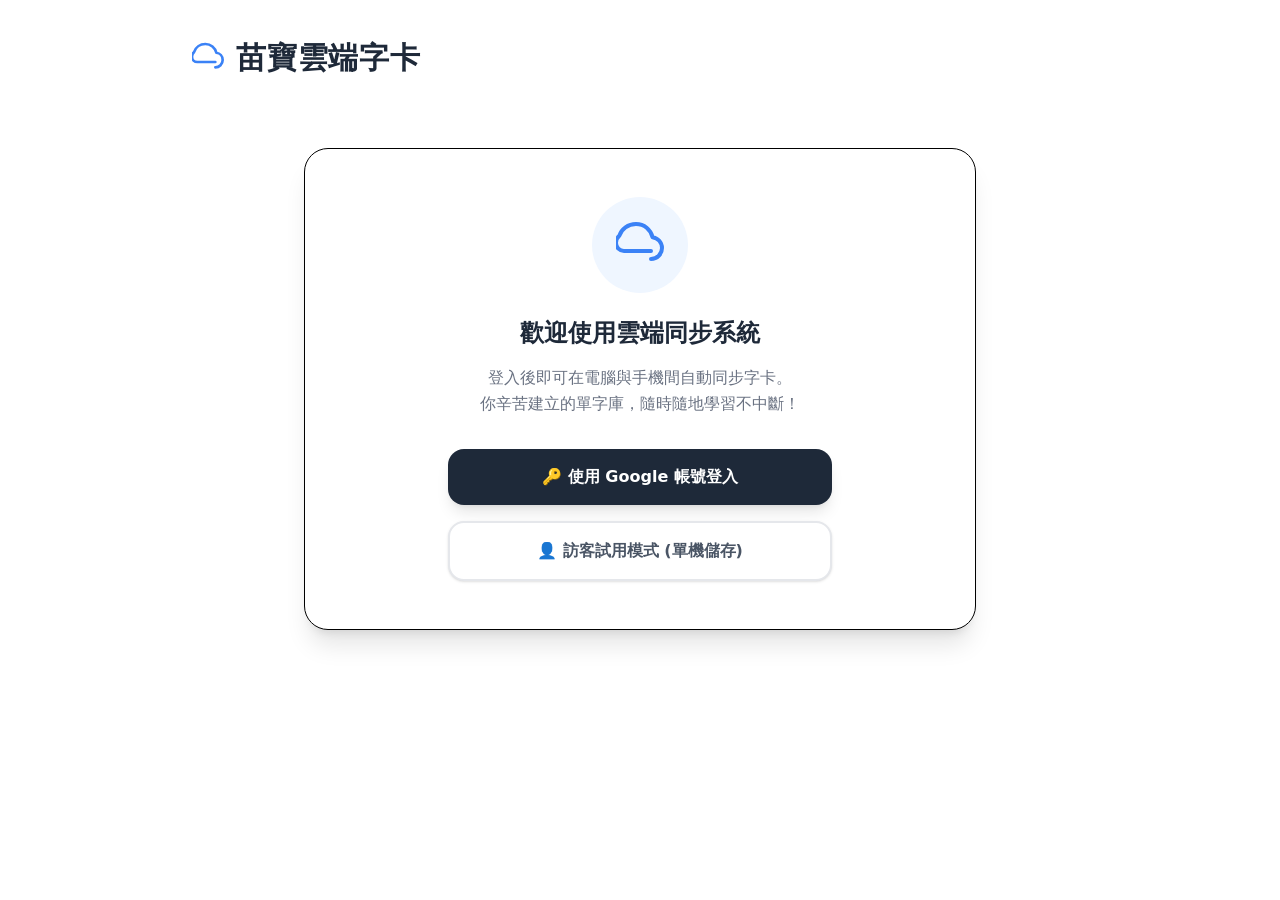
<file: index.html>
<!doctype html>
<html lang="en">
  <head>
    <meta charset="UTF-8" />
    <link rel="icon" type="image/svg+xml" href="/favicon.svg" />
    <meta name="viewport" content="width=device-width, initial-scale=1.0" />
    <title>miaocard-app</title>
    <script type="module" crossorigin src="/assets/index-8UTn0zoN.js"></script>
    <link rel="stylesheet" crossorigin href="/assets/index-CgueCnKi.css">
  </head>
  <body>
    <div id="root"></div>
  </body>
</html>
</file>
<file: assets/index-CgueCnKi.css>
/*! tailwindcss v4.3.1 | MIT License | https://tailwindcss.com */
@layer properties{@supports (((-webkit-hyphens:none)) and (not (margin-trim:inline))) or ((-moz-orient:inline) and (not (color:rgb(from red r g b)))){*,:before,:after,::backdrop{--tw-translate-x:0;--tw-translate-y:0;--tw-translate-z:0;--tw-scale-x:1;--tw-scale-y:1;--tw-scale-z:1;--tw-rotate-x:initial;--tw-rotate-y:initial;--tw-rotate-z:initial;--tw-skew-x:initial;--tw-skew-y:initial;--tw-space-y-reverse:0;--tw-border-style:solid;--tw-leading:initial;--tw-font-weight:initial;--tw-tracking:initial;--tw-shadow:0 0 #0000;--tw-shadow-color:initial;--tw-shadow-alpha:100%;--tw-inset-shadow:0 0 #0000;--tw-inset-shadow-color:initial;--tw-inset-shadow-alpha:100%;--tw-ring-color:initial;--tw-ring-shadow:0 0 #0000;--tw-inset-ring-color:initial;--tw-inset-ring-shadow:0 0 #0000;--tw-ring-inset:initial;--tw-ring-offset-width:0px;--tw-ring-offset-color:#fff;--tw-ring-offset-shadow:0 0 #0000;--tw-blur:initial;--tw-brightness:initial;--tw-contrast:initial;--tw-grayscale:initial;--tw-hue-rotate:initial;--tw-invert:initial;--tw-opacity:initial;--tw-saturate:initial;--tw-sepia:initial;--tw-drop-shadow:initial;--tw-drop-shadow-color:initial;--tw-drop-shadow-alpha:100%;--tw-drop-shadow-size:initial;--tw-backdrop-blur:initial;--tw-backdrop-brightness:initial;--tw-backdrop-contrast:initial;--tw-backdrop-grayscale:initial;--tw-backdrop-hue-rotate:initial;--tw-backdrop-invert:initial;--tw-backdrop-opacity:initial;--tw-backdrop-saturate:initial;--tw-backdrop-sepia:initial;--tw-duration:initial}}}@layer theme{:root,:host{--font-sans:ui-sans-serif, system-ui, sans-serif, "Apple Color Emoji", "Segoe UI Emoji", "Segoe UI Symbol", "Noto Color Emoji";--font-mono:ui-monospace, SFMono-Regular, Menlo, Monaco, Consolas, "Liberation Mono", "Courier New", monospace;--color-red-50:oklch(97.1% .013 17.38);--color-red-100:oklch(93.6% .032 17.717);--color-red-200:oklch(88.5% .062 18.334);--color-red-500:oklch(63.7% .237 25.331);--color-red-600:oklch(57.7% .245 27.325);--color-red-700:oklch(50.5% .213 27.518);--color-yellow-50:oklch(98.7% .026 102.212);--color-yellow-100:oklch(97.3% .071 103.193);--color-yellow-200:oklch(94.5% .129 101.54);--color-yellow-300:oklch(90.5% .182 98.111);--color-yellow-400:oklch(85.2% .199 91.936);--color-yellow-600:oklch(68.1% .162 75.834);--color-yellow-700:oklch(55.4% .135 66.442);--color-green-50:oklch(98.2% .018 155.826);--color-green-100:oklch(96.2% .044 156.743);--color-green-200:oklch(92.5% .084 155.995);--color-green-600:oklch(62.7% .194 149.214);--color-green-700:oklch(52.7% .154 150.069);--color-emerald-50:oklch(97.9% .021 166.113);--color-emerald-100:oklch(95% .052 163.051);--color-emerald-500:oklch(69.6% .17 162.48);--color-emerald-600:oklch(59.6% .145 163.225);--color-blue-50:oklch(97% .014 254.604);--color-blue-100:oklch(93.2% .032 255.585);--color-blue-200:oklch(88.2% .059 254.128);--color-blue-300:oklch(80.9% .105 251.813);--color-blue-400:oklch(70.7% .165 254.624);--color-blue-500:oklch(62.3% .214 259.815);--color-blue-600:oklch(54.6% .245 262.881);--color-indigo-500:oklch(58.5% .233 277.117);--color-purple-50:oklch(97.7% .014 308.299);--color-purple-100:oklch(94.6% .033 307.174);--color-purple-600:oklch(55.8% .288 302.321);--color-slate-900:oklch(20.8% .042 265.755);--color-gray-50:oklch(98.5% .002 247.839);--color-gray-100:oklch(96.7% .003 264.542);--color-gray-200:oklch(92.8% .006 264.531);--color-gray-300:oklch(87.2% .01 258.338);--color-gray-400:oklch(70.7% .022 261.325);--color-gray-500:oklch(55.1% .027 264.364);--color-gray-600:oklch(44.6% .03 256.802);--color-gray-700:oklch(37.3% .034 259.733);--color-gray-800:oklch(27.8% .033 256.848);--color-black:#000;--color-white:#fff;--spacing:.25rem;--container-sm:24rem;--container-md:28rem;--container-2xl:42rem;--container-4xl:56rem;--text-xs:.75rem;--text-xs--line-height:calc(1 / .75);--text-sm:.875rem;--text-sm--line-height:calc(1.25 / .875);--text-base:1rem;--text-base--line-height:calc(1.5 / 1);--text-lg:1.125rem;--text-lg--line-height:calc(1.75 / 1.125);--text-xl:1.25rem;--text-xl--line-height:calc(1.75 / 1.25);--text-2xl:1.5rem;--text-2xl--line-height:calc(2 / 1.5);--text-3xl:1.875rem;--text-3xl--line-height:calc(2.25 / 1.875);--text-5xl:3rem;--text-5xl--line-height:1;--font-weight-normal:400;--font-weight-medium:500;--font-weight-bold:700;--font-weight-black:900;--tracking-wide:.025em;--tracking-wider:.05em;--tracking-widest:.1em;--leading-relaxed:1.625;--radius-lg:.5rem;--radius-xl:.75rem;--radius-2xl:1rem;--radius-3xl:1.5rem;--drop-shadow-sm:0 1px 2px #00000026;--animate-pulse:pulse 2s cubic-bezier(.4, 0, .6, 1) infinite;--blur-sm:8px;--default-transition-duration:.15s;--default-transition-timing-function:cubic-bezier(.4, 0, .2, 1);--default-font-family:var(--font-sans);--default-mono-font-family:var(--font-mono)}}@layer base{*,:after,:before,::backdrop{box-sizing:border-box;border:0 solid;margin:0;padding:0}::file-selector-button{box-sizing:border-box;border:0 solid;margin:0;padding:0}html,:host{-webkit-text-size-adjust:100%;tab-size:4;line-height:1.5;font-family:var(--default-font-family,ui-sans-serif, system-ui, sans-serif, "Apple Color Emoji", "Segoe UI Emoji", "Segoe UI Symbol", "Noto Color Emoji");font-feature-settings:var(--default-font-feature-settings,normal);font-variation-settings:var(--default-font-variation-settings,normal);-webkit-tap-highlight-color:transparent}hr{height:0;color:inherit;border-top-width:1px}abbr:where([title]){-webkit-text-decoration:underline dotted;text-decoration:underline dotted}h1,h2,h3,h4,h5,h6{font-size:inherit;font-weight:inherit}a{color:inherit;-webkit-text-decoration:inherit;-webkit-text-decoration:inherit;-webkit-text-decoration:inherit;-webkit-text-decoration:inherit;text-decoration:inherit}b,strong{font-weight:bolder}code,kbd,samp,pre{font-family:var(--default-mono-font-family,ui-monospace, SFMono-Regular, Menlo, Monaco, Consolas, "Liberation Mono", "Courier New", monospace);font-feature-settings:var(--default-mono-font-feature-settings,normal);font-variation-settings:var(--default-mono-font-variation-settings,normal);font-size:1em}small{font-size:80%}sub,sup{vertical-align:baseline;font-size:75%;line-height:0;position:relative}sub{bottom:-.25em}sup{top:-.5em}table{text-indent:0;border-color:inherit;border-collapse:collapse}:-moz-focusring{outline:auto}progress{vertical-align:baseline}summary{display:list-item}ol,ul,menu{list-style:none}img,svg,video,canvas,audio,iframe,embed,object{vertical-align:middle;display:block}img,video{max-width:100%;height:auto}button,input,select,optgroup,textarea{font:inherit;font-feature-settings:inherit;font-variation-settings:inherit;letter-spacing:inherit;color:inherit;opacity:1;background-color:#0000;border-radius:0}::file-selector-button{font:inherit;font-feature-settings:inherit;font-variation-settings:inherit;letter-spacing:inherit;color:inherit;opacity:1;background-color:#0000;border-radius:0}:where(select:is([multiple],[size])) optgroup{font-weight:bolder}:where(select:is([multiple],[size])) optgroup option{padding-inline-start:20px}::file-selector-button{margin-inline-end:4px}::placeholder{opacity:1}@supports (not ((-webkit-appearance:-apple-pay-button))) or (contain-intrinsic-size:1px){::placeholder{color:currentColor}@supports (color:color-mix(in lab, red, red)){::placeholder{color:color-mix(in oklab, currentcolor 50%, transparent)}}}textarea{resize:vertical}::-webkit-search-decoration{-webkit-appearance:none}::-webkit-date-and-time-value{min-height:1lh;text-align:inherit}::-webkit-datetime-edit{display:inline-flex}::-webkit-datetime-edit-fields-wrapper{padding:0}::-webkit-datetime-edit{padding-block:0}::-webkit-datetime-edit-year-field{padding-block:0}::-webkit-datetime-edit-month-field{padding-block:0}::-webkit-datetime-edit-day-field{padding-block:0}::-webkit-datetime-edit-hour-field{padding-block:0}::-webkit-datetime-edit-minute-field{padding-block:0}::-webkit-datetime-edit-second-field{padding-block:0}::-webkit-datetime-edit-millisecond-field{padding-block:0}::-webkit-datetime-edit-meridiem-field{padding-block:0}::-webkit-calendar-picker-indicator{line-height:1}:-moz-ui-invalid{box-shadow:none}button,input:where([type=button],[type=reset],[type=submit]){appearance:button}::file-selector-button{appearance:button}::-webkit-inner-spin-button{height:auto}::-webkit-outer-spin-button{height:auto}[hidden]:where(:not([hidden=until-found])){display:none!important}}@layer components;@layer utilities{.absolute{position:absolute}.fixed{position:fixed}.relative{position:relative}.inset-0{inset:0}.inset-\[-10px\]{inset:-10px}.top-4{top:calc(var(--spacing) * 4)}.top-5{top:calc(var(--spacing) * 5)}.top-6{top:calc(var(--spacing) * 6)}.right-5{right:calc(var(--spacing) * 5)}.right-6{right:calc(var(--spacing) * 6)}.bottom-5{bottom:calc(var(--spacing) * 5)}.left-1\/2{left:50%}.left-5{left:calc(var(--spacing) * 5)}.z-10{z-index:10}.z-50{z-index:50}.mx-1{margin-inline:var(--spacing)}.mx-2{margin-inline:calc(var(--spacing) * 2)}.mx-auto{margin-inline:auto}.mt-1{margin-top:var(--spacing)}.mt-2{margin-top:calc(var(--spacing) * 2)}.mt-5{margin-top:calc(var(--spacing) * 5)}.mt-10{margin-top:calc(var(--spacing) * 10)}.mr-1{margin-right:var(--spacing)}.mr-2{margin-right:calc(var(--spacing) * 2)}.mr-3{margin-right:calc(var(--spacing) * 3)}.mb-3{margin-bottom:calc(var(--spacing) * 3)}.mb-4{margin-bottom:calc(var(--spacing) * 4)}.mb-5{margin-bottom:calc(var(--spacing) * 5)}.mb-6{margin-bottom:calc(var(--spacing) * 6)}.mb-8{margin-bottom:calc(var(--spacing) * 8)}.ml-2{margin-left:calc(var(--spacing) * 2)}.ml-3{margin-left:calc(var(--spacing) * 3)}.block{display:block}.flex{display:flex}.grid{display:grid}.hidden{display:none}.aspect-\[4\/3\]{aspect-ratio:4/3}.h-3{height:calc(var(--spacing) * 3)}.h-4{height:calc(var(--spacing) * 4)}.h-5{height:calc(var(--spacing) * 5)}.h-6{height:calc(var(--spacing) * 6)}.h-7{height:calc(var(--spacing) * 7)}.h-8{height:calc(var(--spacing) * 8)}.h-9{height:calc(var(--spacing) * 9)}.h-10{height:calc(var(--spacing) * 10)}.h-12{height:calc(var(--spacing) * 12)}.h-16{height:calc(var(--spacing) * 16)}.h-20{height:calc(var(--spacing) * 20)}.h-24{height:calc(var(--spacing) * 24)}.h-\[38px\]{height:38px}.h-full{height:100%}.h-px{height:1px}.max-h-\[50vh\]{max-height:50vh}.min-h-screen{min-height:100vh}.w-3{width:calc(var(--spacing) * 3)}.w-4{width:calc(var(--spacing) * 4)}.w-5{width:calc(var(--spacing) * 5)}.w-6{width:calc(var(--spacing) * 6)}.w-7{width:calc(var(--spacing) * 7)}.w-8{width:calc(var(--spacing) * 8)}.w-9{width:calc(var(--spacing) * 9)}.w-10{width:calc(var(--spacing) * 10)}.w-12{width:calc(var(--spacing) * 12)}.w-16{width:calc(var(--spacing) * 16)}.w-20{width:calc(var(--spacing) * 20)}.w-24{width:calc(var(--spacing) * 24)}.w-28{width:calc(var(--spacing) * 28)}.w-full{width:100%}.w-px{width:1px}.max-w-2xl{max-width:var(--container-2xl)}.max-w-4xl{max-width:var(--container-4xl)}.max-w-\[150px\]{max-width:150px}.max-w-md{max-width:var(--container-md)}.max-w-sm{max-width:var(--container-sm)}.flex-1{flex:1}.flex-shrink-0,.shrink-0{flex-shrink:0}.-translate-x-1\/2{--tw-translate-x:calc(calc(1 / 2 * 100%) * -1);translate:var(--tw-translate-x) var(--tw-translate-y)}.scale-105{--tw-scale-x:105%;--tw-scale-y:105%;--tw-scale-z:105%;scale:var(--tw-scale-x) var(--tw-scale-y)}.transform{transform:var(--tw-rotate-x,) var(--tw-rotate-y,) var(--tw-rotate-z,) var(--tw-skew-x,) var(--tw-skew-y,)}.animate-\[fadeIn_0\.2s\]{animation:.2s fadeIn}.animate-pulse{animation:var(--animate-pulse)}.cursor-pointer{cursor:pointer}.resize-none{resize:none}.grid-cols-3{grid-template-columns:repeat(3,minmax(0,1fr))}.flex-col{flex-direction:column}.flex-nowrap{flex-wrap:nowrap}.flex-wrap{flex-wrap:wrap}.items-center{align-items:center}.items-start{align-items:flex-start}.justify-between{justify-content:space-between}.justify-center{justify-content:center}.justify-end{justify-content:flex-end}.gap-1{gap:var(--spacing)}.gap-2{gap:calc(var(--spacing) * 2)}.gap-3{gap:calc(var(--spacing) * 3)}.gap-4{gap:calc(var(--spacing) * 4)}.gap-6{gap:calc(var(--spacing) * 6)}:where(.space-y-3>:not(:last-child)){--tw-space-y-reverse:0;margin-block-start:calc(calc(var(--spacing) * 3) * var(--tw-space-y-reverse));margin-block-end:calc(calc(var(--spacing) * 3) * calc(1 - var(--tw-space-y-reverse)))}:where(.space-y-8>:not(:last-child)){--tw-space-y-reverse:0;margin-block-start:calc(calc(var(--spacing) * 8) * var(--tw-space-y-reverse));margin-block-end:calc(calc(var(--spacing) * 8) * calc(1 - var(--tw-space-y-reverse)))}.truncate{text-overflow:ellipsis;white-space:nowrap;overflow:hidden}.overflow-hidden{overflow:hidden}.overflow-x-auto{overflow-x:auto}.overflow-y-auto{overflow-y:auto}.rounded{border-radius:.25rem}.rounded-2xl{border-radius:var(--radius-2xl)}.rounded-3xl{border-radius:var(--radius-3xl)}.rounded-full{border-radius:3.40282e38px}.rounded-lg{border-radius:var(--radius-lg)}.rounded-xl{border-radius:var(--radius-xl)}.border{border-style:var(--tw-border-style);border-width:1px}.border-2{border-style:var(--tw-border-style);border-width:2px}.border-t{border-top-style:var(--tw-border-style);border-top-width:1px}.border-t-\[6px\]{border-top-style:var(--tw-border-style);border-top-width:6px}.border-dashed{--tw-border-style:dashed;border-style:dashed}.border-blue-200{border-color:var(--color-blue-200)}.border-blue-300{border-color:var(--color-blue-300)}.border-blue-400{border-color:var(--color-blue-400)}.border-current{border-color:currentColor}.border-emerald-100{border-color:var(--color-emerald-100)}.border-gray-100{border-color:var(--color-gray-100)}.border-gray-200{border-color:var(--color-gray-200)}.border-gray-300{border-color:var(--color-gray-300)}.border-gray-400{border-color:var(--color-gray-400)}.border-green-200{border-color:var(--color-green-200)}.border-purple-100{border-color:var(--color-purple-100)}.border-red-200{border-color:var(--color-red-200)}.border-transparent{border-color:#0000}.border-yellow-200{border-color:var(--color-yellow-200)}.border-yellow-300{border-color:var(--color-yellow-300)}.bg-blue-50{background-color:var(--color-blue-50)}.bg-emerald-50{background-color:var(--color-emerald-50)}.bg-emerald-100{background-color:var(--color-emerald-100)}.bg-emerald-100\/50{background-color:#d0fae580}@supports (color:color-mix(in lab, red, red)){.bg-emerald-100\/50{background-color:color-mix(in oklab, var(--color-emerald-100) 50%, transparent)}}.bg-gray-50{background-color:var(--color-gray-50)}.bg-gray-100{background-color:var(--color-gray-100)}.bg-gray-100\/50{background-color:#f3f4f680}@supports (color:color-mix(in lab, red, red)){.bg-gray-100\/50{background-color:color-mix(in oklab, var(--color-gray-100) 50%, transparent)}}.bg-gray-200{background-color:var(--color-gray-200)}.bg-gray-300{background-color:var(--color-gray-300)}.bg-gray-800{background-color:var(--color-gray-800)}.bg-green-50{background-color:var(--color-green-50)}.bg-purple-50{background-color:var(--color-purple-50)}.bg-red-50{background-color:var(--color-red-50)}.bg-red-500{background-color:var(--color-red-500)}.bg-slate-900\/60{background-color:#0f172b99}@supports (color:color-mix(in lab, red, red)){.bg-slate-900\/60{background-color:color-mix(in oklab, var(--color-slate-900) 60%, transparent)}}.bg-white{background-color:var(--color-white)}.bg-yellow-50{background-color:var(--color-yellow-50)}.p-0\.5{padding:calc(var(--spacing) * .5)}.p-1{padding:var(--spacing)}.p-1\.5{padding:calc(var(--spacing) * 1.5)}.p-2{padding:calc(var(--spacing) * 2)}.p-3{padding:calc(var(--spacing) * 3)}.p-4{padding:calc(var(--spacing) * 4)}.p-6{padding:calc(var(--spacing) * 6)}.p-8{padding:calc(var(--spacing) * 8)}.p-12{padding:calc(var(--spacing) * 12)}.px-2{padding-inline:calc(var(--spacing) * 2)}.px-3{padding-inline:calc(var(--spacing) * 3)}.px-4{padding-inline:calc(var(--spacing) * 4)}.px-6{padding-inline:calc(var(--spacing) * 6)}.py-0\.5{padding-block:calc(var(--spacing) * .5)}.py-1{padding-block:var(--spacing)}.py-1\.5{padding-block:calc(var(--spacing) * 1.5)}.py-2{padding-block:calc(var(--spacing) * 2)}.py-2\.5{padding-block:calc(var(--spacing) * 2.5)}.py-3{padding-block:calc(var(--spacing) * 3)}.py-4{padding-block:calc(var(--spacing) * 4)}.py-10{padding-block:calc(var(--spacing) * 10)}.py-16{padding-block:calc(var(--spacing) * 16)}.pt-2{padding-top:calc(var(--spacing) * 2)}.pt-4{padding-top:calc(var(--spacing) * 4)}.pr-2{padding-right:calc(var(--spacing) * 2)}.pr-5{padding-right:calc(var(--spacing) * 5)}.pr-8{padding-right:calc(var(--spacing) * 8)}.pr-10{padding-right:calc(var(--spacing) * 10)}.text-center{text-align:center}.font-mono{font-family:var(--font-mono)}.text-2xl{font-size:var(--text-2xl);line-height:var(--tw-leading,var(--text-2xl--line-height))}.text-3xl{font-size:var(--text-3xl);line-height:var(--tw-leading,var(--text-3xl--line-height))}.text-5xl{font-size:var(--text-5xl);line-height:var(--tw-leading,var(--text-5xl--line-height))}.text-base{font-size:var(--text-base);line-height:var(--tw-leading,var(--text-base--line-height))}.text-lg{font-size:var(--text-lg);line-height:var(--tw-leading,var(--text-lg--line-height))}.text-sm{font-size:var(--text-sm);line-height:var(--tw-leading,var(--text-sm--line-height))}.text-xl{font-size:var(--text-xl);line-height:var(--tw-leading,var(--text-xl--line-height))}.text-xs{font-size:var(--text-xs);line-height:var(--tw-leading,var(--text-xs--line-height))}.leading-relaxed{--tw-leading:var(--leading-relaxed);line-height:var(--leading-relaxed)}.font-black{--tw-font-weight:var(--font-weight-black);font-weight:var(--font-weight-black)}.font-bold{--tw-font-weight:var(--font-weight-bold);font-weight:var(--font-weight-bold)}.font-medium{--tw-font-weight:var(--font-weight-medium);font-weight:var(--font-weight-medium)}.font-normal{--tw-font-weight:var(--font-weight-normal);font-weight:var(--font-weight-normal)}.tracking-wide{--tw-tracking:var(--tracking-wide);letter-spacing:var(--tracking-wide)}.tracking-wider{--tw-tracking:var(--tracking-wider);letter-spacing:var(--tracking-wider)}.tracking-widest{--tw-tracking:var(--tracking-widest);letter-spacing:var(--tracking-widest)}.whitespace-nowrap{white-space:nowrap}.whitespace-pre-wrap{white-space:pre-wrap}.text-blue-300{color:var(--color-blue-300)}.text-blue-400{color:var(--color-blue-400)}.text-blue-500{color:var(--color-blue-500)}.text-blue-600{color:var(--color-blue-600)}.text-emerald-600{color:var(--color-emerald-600)}.text-gray-300{color:var(--color-gray-300)}.text-gray-400{color:var(--color-gray-400)}.text-gray-500{color:var(--color-gray-500)}.text-gray-600{color:var(--color-gray-600)}.text-gray-700{color:var(--color-gray-700)}.text-gray-800{color:var(--color-gray-800)}.text-green-600{color:var(--color-green-600)}.text-green-700{color:var(--color-green-700)}.text-indigo-500{color:var(--color-indigo-500)}.text-purple-600{color:var(--color-purple-600)}.text-red-500{color:var(--color-red-500)}.text-red-600{color:var(--color-red-600)}.text-red-700{color:var(--color-red-700)}.text-white{color:var(--color-white)}.text-yellow-400{color:var(--color-yellow-400)}.text-yellow-600{color:var(--color-yellow-600)}.text-yellow-700{color:var(--color-yellow-700)}.uppercase{text-transform:uppercase}.opacity-30{opacity:.3}.opacity-50{opacity:.5}.shadow-2xl{--tw-shadow:0 25px 50px -12px var(--tw-shadow-color,#00000040);box-shadow:var(--tw-inset-shadow), var(--tw-inset-ring-shadow), var(--tw-ring-offset-shadow), var(--tw-ring-shadow), var(--tw-shadow)}.shadow-lg{--tw-shadow:0 10px 15px -3px var(--tw-shadow-color,#0000001a), 0 4px 6px -4px var(--tw-shadow-color,#0000001a);box-shadow:var(--tw-inset-shadow), var(--tw-inset-ring-shadow), var(--tw-ring-offset-shadow), var(--tw-ring-shadow), var(--tw-shadow)}.shadow-md{--tw-shadow:0 4px 6px -1px var(--tw-shadow-color,#0000001a), 0 2px 4px -2px var(--tw-shadow-color,#0000001a);box-shadow:var(--tw-inset-shadow), var(--tw-inset-ring-shadow), var(--tw-ring-offset-shadow), var(--tw-ring-shadow), var(--tw-shadow)}.shadow-sm{--tw-shadow:0 1px 3px 0 var(--tw-shadow-color,#0000001a), 0 1px 2px -1px var(--tw-shadow-color,#0000001a);box-shadow:var(--tw-inset-shadow), var(--tw-inset-ring-shadow), var(--tw-ring-offset-shadow), var(--tw-ring-shadow), var(--tw-shadow)}.shadow-xl{--tw-shadow:0 20px 25px -5px var(--tw-shadow-color,#0000001a), 0 8px 10px -6px var(--tw-shadow-color,#0000001a);box-shadow:var(--tw-inset-shadow), var(--tw-inset-ring-shadow), var(--tw-ring-offset-shadow), var(--tw-ring-shadow), var(--tw-shadow)}.drop-shadow-sm{--tw-drop-shadow-size:drop-shadow(0 1px 2px var(--tw-drop-shadow-color,#00000026));--tw-drop-shadow:drop-shadow(var(--drop-shadow-sm));filter:var(--tw-blur,) var(--tw-brightness,) var(--tw-contrast,) var(--tw-grayscale,) var(--tw-hue-rotate,) var(--tw-invert,) var(--tw-saturate,) var(--tw-sepia,) var(--tw-drop-shadow,)}.filter{filter:var(--tw-blur,) var(--tw-brightness,) var(--tw-contrast,) var(--tw-grayscale,) var(--tw-hue-rotate,) var(--tw-invert,) var(--tw-saturate,) var(--tw-sepia,) var(--tw-drop-shadow,)}.backdrop-blur-sm{--tw-backdrop-blur:blur(var(--blur-sm));-webkit-backdrop-filter:var(--tw-backdrop-blur,) var(--tw-backdrop-brightness,) var(--tw-backdrop-contrast,) var(--tw-backdrop-grayscale,) var(--tw-backdrop-hue-rotate,) var(--tw-backdrop-invert,) var(--tw-backdrop-opacity,) var(--tw-backdrop-saturate,) var(--tw-backdrop-sepia,);backdrop-filter:var(--tw-backdrop-blur,) var(--tw-backdrop-brightness,) var(--tw-backdrop-contrast,) var(--tw-backdrop-grayscale,) var(--tw-backdrop-hue-rotate,) var(--tw-backdrop-invert,) var(--tw-backdrop-opacity,) var(--tw-backdrop-saturate,) var(--tw-backdrop-sepia,)}.transition{transition-property:color,background-color,border-color,outline-color,text-decoration-color,fill,stroke,--tw-gradient-from,--tw-gradient-via,--tw-gradient-to,opacity,box-shadow,transform,translate,scale,rotate,filter,-webkit-backdrop-filter,backdrop-filter,display,content-visibility,overlay,pointer-events;transition-timing-function:var(--tw-ease,var(--default-transition-timing-function));transition-duration:var(--tw-duration,var(--default-transition-duration))}.transition-all{transition-property:all;transition-timing-function:var(--tw-ease,var(--default-transition-timing-function));transition-duration:var(--tw-duration,var(--default-transition-duration))}.transition-colors{transition-property:color,background-color,border-color,outline-color,text-decoration-color,fill,stroke,--tw-gradient-from,--tw-gradient-via,--tw-gradient-to;transition-timing-function:var(--tw-ease,var(--default-transition-timing-function));transition-duration:var(--tw-duration,var(--default-transition-duration))}.transition-transform{transition-property:transform,translate,scale,rotate;transition-timing-function:var(--tw-ease,var(--default-transition-timing-function));transition-duration:var(--tw-duration,var(--default-transition-duration))}.duration-300{--tw-duration:.3s;transition-duration:.3s}.outline-none{--tw-outline-style:none;outline-style:none}.select-none{-webkit-user-select:none;user-select:none}@media (hover:hover){.hover\:scale-105:hover{--tw-scale-x:105%;--tw-scale-y:105%;--tw-scale-z:105%;scale:var(--tw-scale-x) var(--tw-scale-y)}.hover\:border-blue-100:hover{border-color:var(--color-blue-100)}.hover\:border-blue-300:hover{border-color:var(--color-blue-300)}.hover\:border-red-200:hover{border-color:var(--color-red-200)}.hover\:bg-black:hover{background-color:var(--color-black)}.hover\:bg-blue-50:hover{background-color:var(--color-blue-50)}.hover\:bg-blue-500:hover{background-color:var(--color-blue-500)}.hover\:bg-emerald-100:hover{background-color:var(--color-emerald-100)}.hover\:bg-gray-50:hover{background-color:var(--color-gray-50)}.hover\:bg-gray-100:hover{background-color:var(--color-gray-100)}.hover\:bg-gray-200:hover{background-color:var(--color-gray-200)}.hover\:bg-green-100:hover{background-color:var(--color-green-100)}.hover\:bg-purple-100:hover{background-color:var(--color-purple-100)}.hover\:bg-red-50:hover{background-color:var(--color-red-50)}.hover\:bg-red-100:hover{background-color:var(--color-red-100)}.hover\:bg-red-500:hover{background-color:var(--color-red-500)}.hover\:bg-red-600:hover{background-color:var(--color-red-600)}.hover\:bg-yellow-100:hover{background-color:var(--color-yellow-100)}.hover\:text-blue-500:hover{color:var(--color-blue-500)}.hover\:text-gray-600:hover{color:var(--color-gray-600)}.hover\:text-red-500:hover{color:var(--color-red-500)}.hover\:text-red-700:hover{color:var(--color-red-700)}.hover\:text-white:hover{color:var(--color-white)}.hover\:text-yellow-400:hover{color:var(--color-yellow-400)}.hover\:brightness-95:hover{--tw-brightness:brightness(95%);filter:var(--tw-blur,) var(--tw-brightness,) var(--tw-contrast,) var(--tw-grayscale,) var(--tw-hue-rotate,) var(--tw-invert,) var(--tw-saturate,) var(--tw-sepia,) var(--tw-drop-shadow,)}}.focus\:border-blue-300:focus{border-color:var(--color-blue-300)}.focus\:border-blue-500:focus{border-color:var(--color-blue-500)}.focus\:border-emerald-500:focus{border-color:var(--color-emerald-500)}.focus\:border-yellow-400:focus{border-color:var(--color-yellow-400)}.focus\:bg-white:focus{background-color:var(--color-white)}.focus\:ring-blue-500:focus{--tw-ring-color:var(--color-blue-500)}.disabled\:opacity-30:disabled{opacity:.3}@media (width>=48rem){.md\:top-5{top:calc(var(--spacing) * 5)}.md\:mr-1\.5{margin-right:calc(var(--spacing) * 1.5)}.md\:block{display:block}.md\:hidden{display:none}.md\:inline{display:inline}.md\:aspect-\[16\/10\]{aspect-ratio:16/10}.md\:w-auto{width:auto}.md\:flex-1{flex:1}.md\:flex-none{flex:none}.md\:flex-row{flex-direction:row}.md\:items-center{align-items:center}.md\:gap-3{gap:calc(var(--spacing) * 3)}.md\:gap-4{gap:calc(var(--spacing) * 4)}.md\:gap-6{gap:calc(var(--spacing) * 6)}.md\:border-t-0{border-top-style:var(--tw-border-style);border-top-width:0}.md\:p-8{padding:calc(var(--spacing) * 8)}.md\:px-3{padding-inline:calc(var(--spacing) * 3)}.md\:py-4{padding-block:calc(var(--spacing) * 4)}.md\:pt-0{padding-top:0}.md\:text-2xl{font-size:var(--text-2xl);line-height:var(--tw-leading,var(--text-2xl--line-height))}.md\:text-base{font-size:var(--text-base);line-height:var(--tw-leading,var(--text-base--line-height))}.md\:text-sm{font-size:var(--text-sm);line-height:var(--tw-leading,var(--text-sm--line-height))}}}.custom-scrollbar::-webkit-scrollbar{width:8px;height:8px}.custom-scrollbar::-webkit-scrollbar-track{background:#f1f5f9;border-radius:10px}.custom-scrollbar::-webkit-scrollbar-thumb{background:#cbd5e1;border-radius:10px}.custom-scrollbar::-webkit-scrollbar-thumb:hover{background:#94a3b8}@keyframes fadeIn{0%{opacity:0;transform:translateY(-5px)}to{opacity:1;transform:translateY(0)}}.card-perspective{perspective:1200px}.card-flipper{transform-style:preserve-3d}.card-face{backface-visibility:hidden;width:100%;height:100%;position:absolute;top:0;left:0}.face-front{transform:rotateY(0)translateZ(1px)}.face-back{transform:rotateY(180deg)translateZ(1px)}.no-select{-webkit-user-select:none;user-select:none;touch-action:pan-y!important}@property --tw-translate-x{syntax:"*";inherits:false;initial-value:0}@property --tw-translate-y{syntax:"*";inherits:false;initial-value:0}@property --tw-translate-z{syntax:"*";inherits:false;initial-value:0}@property --tw-scale-x{syntax:"*";inherits:false;initial-value:1}@property --tw-scale-y{syntax:"*";inherits:false;initial-value:1}@property --tw-scale-z{syntax:"*";inherits:false;initial-value:1}@property --tw-rotate-x{syntax:"*";inherits:false}@property --tw-rotate-y{syntax:"*";inherits:false}@property --tw-rotate-z{syntax:"*";inherits:false}@property --tw-skew-x{syntax:"*";inherits:false}@property --tw-skew-y{syntax:"*";inherits:false}@property --tw-space-y-reverse{syntax:"*";inherits:false;initial-value:0}@property --tw-border-style{syntax:"*";inherits:false;initial-value:solid}@property --tw-leading{syntax:"*";inherits:false}@property --tw-font-weight{syntax:"*";inherits:false}@property --tw-tracking{syntax:"*";inherits:false}@property --tw-shadow{syntax:"*";inherits:false;initial-value:0 0 #0000}@property --tw-shadow-color{syntax:"*";inherits:false}@property --tw-shadow-alpha{syntax:"<percentage>";inherits:false;initial-value:100%}@property --tw-inset-shadow{syntax:"*";inherits:false;initial-value:0 0 #0000}@property --tw-inset-shadow-color{syntax:"*";inherits:false}@property --tw-inset-shadow-alpha{syntax:"<percentage>";inherits:false;initial-value:100%}@property --tw-ring-color{syntax:"*";inherits:false}@property --tw-ring-shadow{syntax:"*";inherits:false;initial-value:0 0 #0000}@property --tw-inset-ring-color{syntax:"*";inherits:false}@property --tw-inset-ring-shadow{syntax:"*";inherits:false;initial-value:0 0 #0000}@property --tw-ring-inset{syntax:"*";inherits:false}@property --tw-ring-offset-width{syntax:"<length>";inherits:false;initial-value:0}@property --tw-ring-offset-color{syntax:"*";inherits:false;initial-value:#fff}@property --tw-ring-offset-shadow{syntax:"*";inherits:false;initial-value:0 0 #0000}@property --tw-blur{syntax:"*";inherits:false}@property --tw-brightness{syntax:"*";inherits:false}@property --tw-contrast{syntax:"*";inherits:false}@property --tw-grayscale{syntax:"*";inherits:false}@property --tw-hue-rotate{syntax:"*";inherits:false}@property --tw-invert{syntax:"*";inherits:false}@property --tw-opacity{syntax:"*";inherits:false}@property --tw-saturate{syntax:"*";inherits:false}@property --tw-sepia{syntax:"*";inherits:false}@property --tw-drop-shadow{syntax:"*";inherits:false}@property --tw-drop-shadow-color{syntax:"*";inherits:false}@property --tw-drop-shadow-alpha{syntax:"<percentage>";inherits:false;initial-value:100%}@property --tw-drop-shadow-size{syntax:"*";inherits:false}@property --tw-backdrop-blur{syntax:"*";inherits:false}@property --tw-backdrop-brightness{syntax:"*";inherits:false}@property --tw-backdrop-contrast{syntax:"*";inherits:false}@property --tw-backdrop-grayscale{syntax:"*";inherits:false}@property --tw-backdrop-hue-rotate{syntax:"*";inherits:false}@property --tw-backdrop-invert{syntax:"*";inherits:false}@property --tw-backdrop-opacity{syntax:"*";inherits:false}@property --tw-backdrop-saturate{syntax:"*";inherits:false}@property --tw-backdrop-sepia{syntax:"*";inherits:false}@property --tw-duration{syntax:"*";inherits:false}@keyframes pulse{50%{opacity:.5}}.dnd-poly-drag-image{opacity:.5!important}.dnd-poly-drag-image.dnd-poly-snapback{transition-property:transform!important;transition-duration:.25s!important;transition-timing-function:ease-out!important}
</file>
